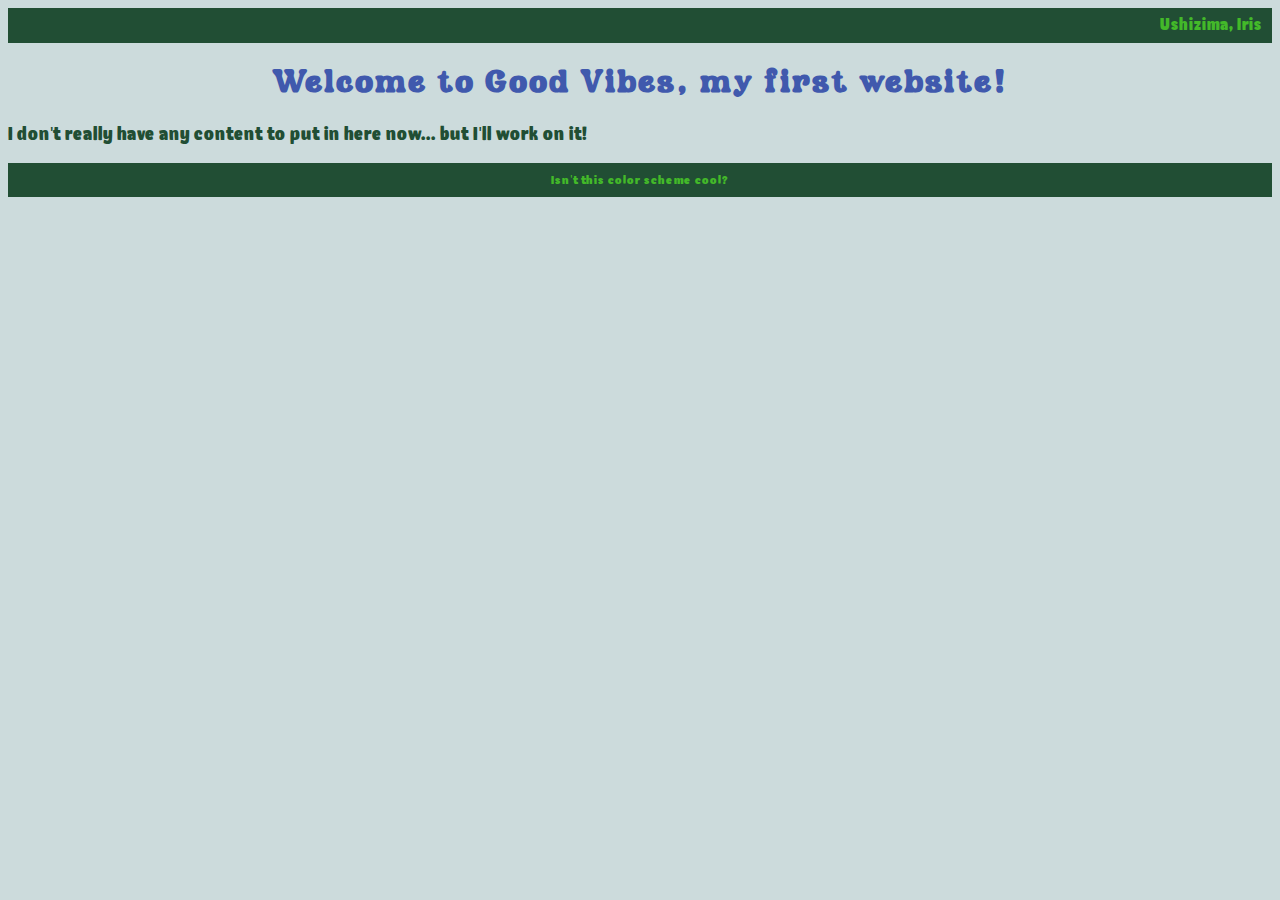
<file: Good-Vibes Practice Site/index.html>
<!DOCTYPE html>
<html lang="en">

<head>
    <meta charset="UTF-8">
    <meta http-equiv="X-UA-Compatible" content="IE=edge">
    <meta name="viewport" content="width=device-width, initial-scale=1.0">
    <title>Good Vibes</title>
    <link href="./resources/css/index.css" type="text/css" rel="stylesheet">
</head>

<body>
    <header> Ushizima, Iris </header>
    <h1> Welcome to Good Vibes, my first website! </h1>
    <p>
        I don't really have any content to put in here now... but I'll work on it!
    </p>
    <footer> Isn't this color scheme cool? </footer>
</body>

</html>
</file>
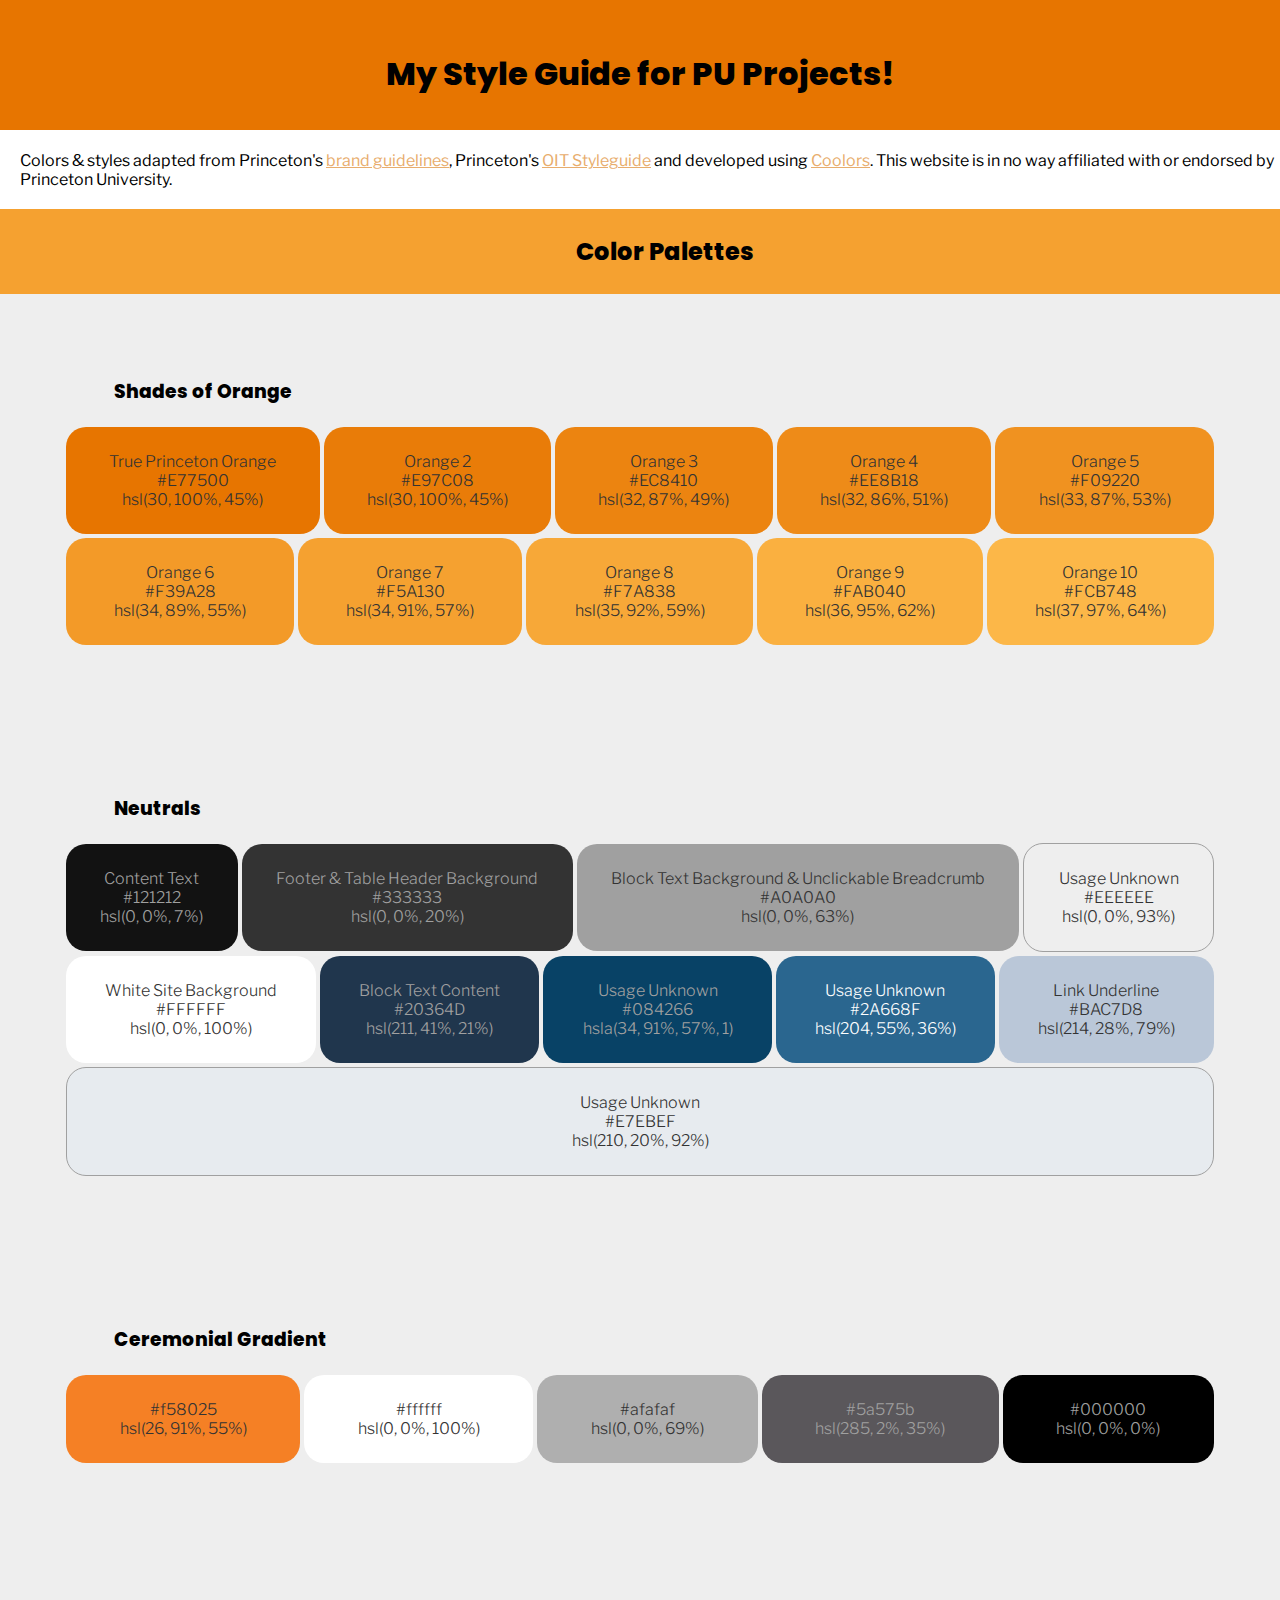
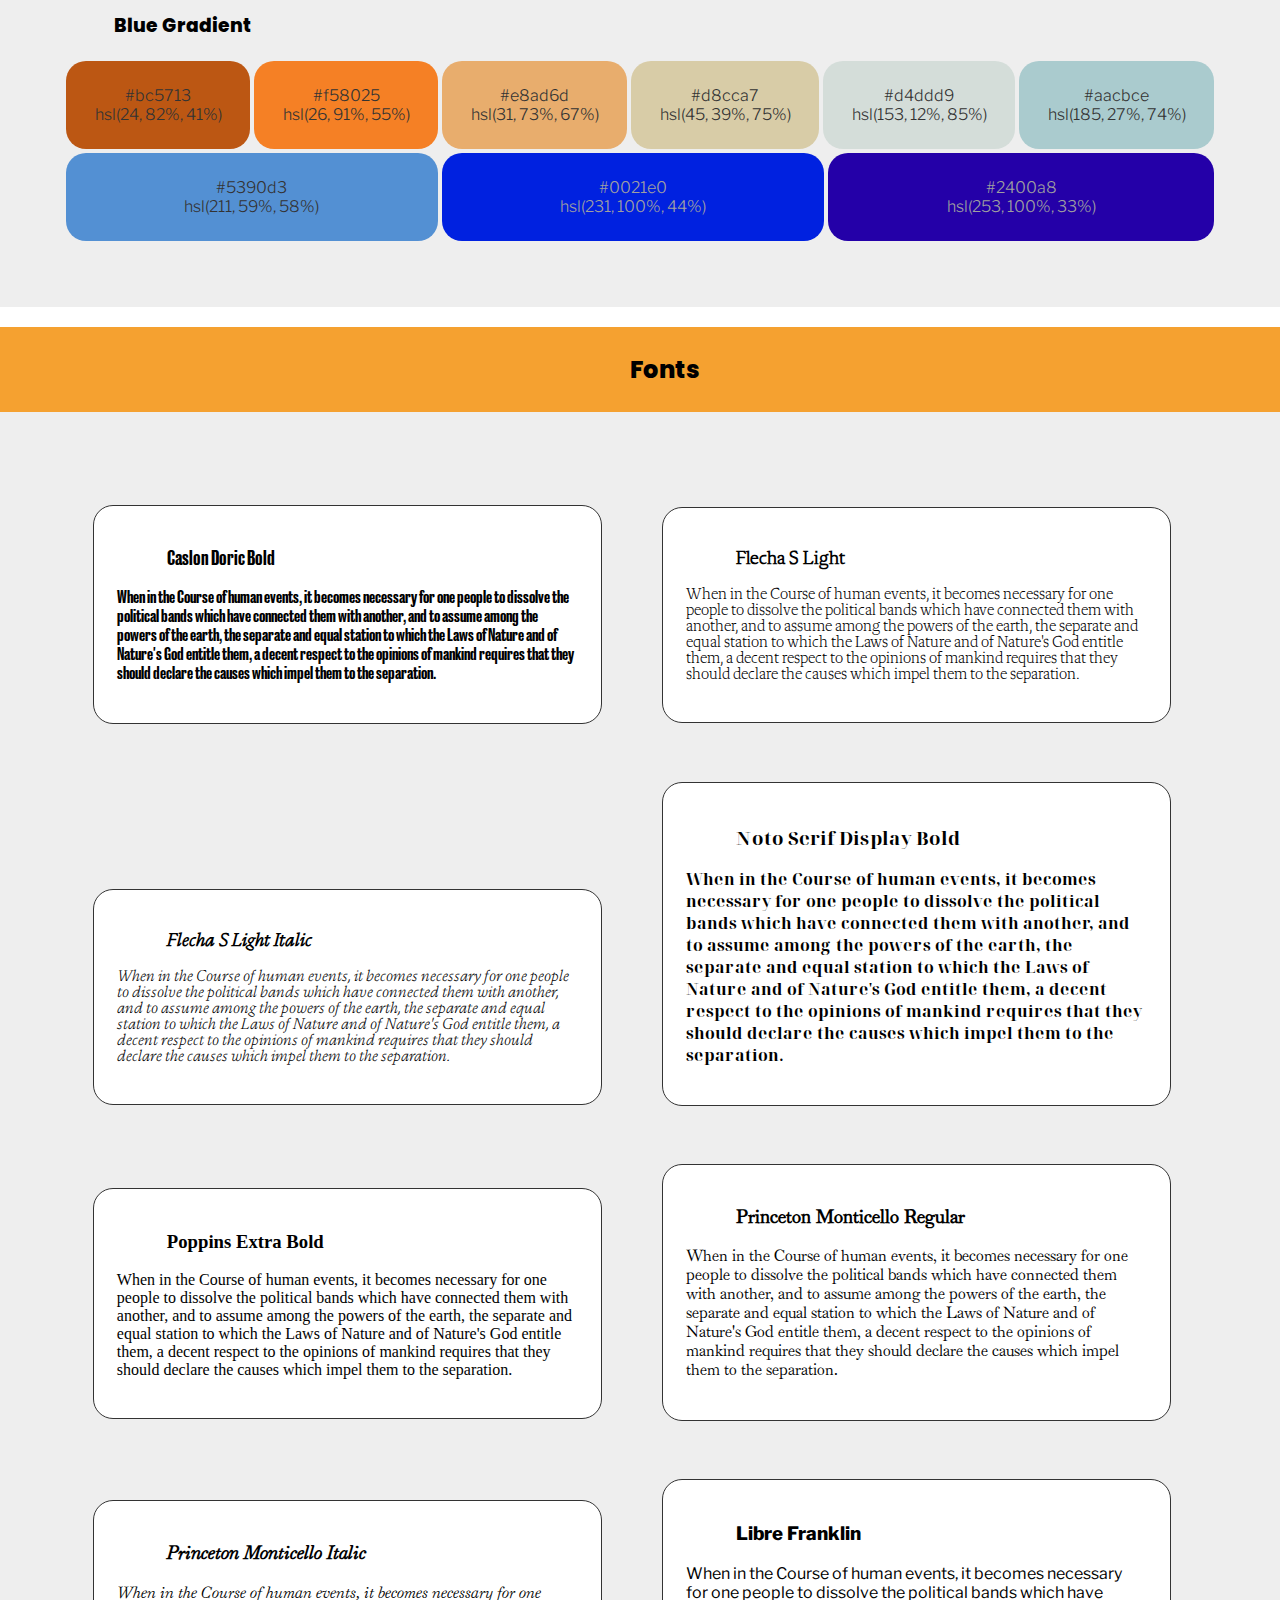
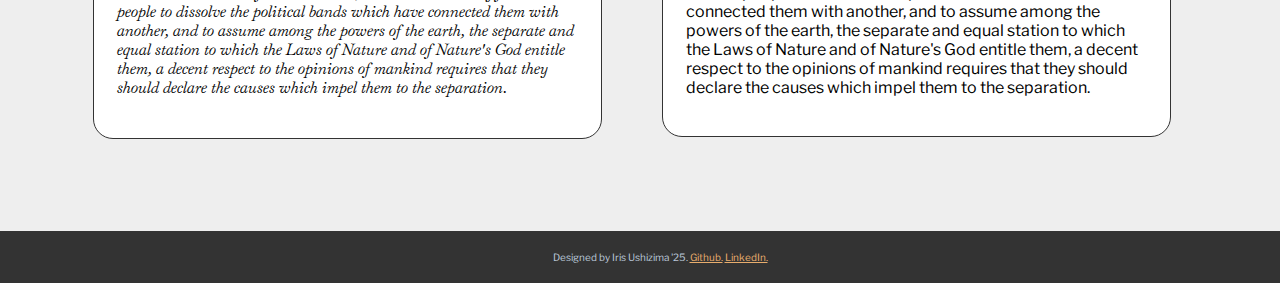
<file: PU Style Guide Practice Site/index.html>
<!DOCTYPE html>
<html lang="en">
<head>
    <meta charset="UTF-8">
    <meta name="viewport" content="width=device-width, initial-scale=1.0">
    <title>Document</title>
    <link href="./resources/fonts.css" type="text/css" rel="stylesheet">
    <link href="./resources/style.css" type="text/css" rel="stylesheet">
</head>
<body>
    
<div class="banner"> <h1> My Style Guide for PU Projects! </h1> </div>

<div class="credits"> 
    <p> Colors & styles adapted from Princeton's <a href="https://communications.princeton.edu/guides-tools/logo-graphic-identity">brand guidelines</a>, Princeton's <a href="https://oitstyleguide.princeton.edu/brand-and-marketing-guidelines/color-palette">OIT Styleguide</a> and developed using <a href="https://coolors.co">Coolors</a>. This website is in no way affiliated with or endorsed by Princeton University. </p>
</div>

<h2> Color Palettes </h2>

<!-- Shades of Orange -->
<div class="section">
    <h3> Shades of Orange </h3>
    <div class="color-palette">
        <p class="color" style="background-color: #E77500;"> True Princeton Orange <br> #E77500 <br> hsl(30, 100%, 45%) </p>
        <p class="color" style="background-color: #E97C08;"> Orange 2 <br> #E97C08 <br> hsl(30, 100%, 45%) </p>
        <p class="color" style="background-color: #EC8410;"> Orange 3 <br> #EC8410 <br> hsl(32, 87%, 49%) </p>
        <p class="color" style="background-color: #EE8B18;"> Orange 4 <br> #EE8B18 <br> hsl(32, 86%, 51%) </p>
        <p class="color" style="background-color: #F09220;"> Orange 5 <br> #F09220 <br> hsl(33, 87%, 53%) </p>
        <p class="color" style="background-color: #F39A28;"> Orange 6 <br> #F39A28 <br> hsl(34, 89%, 55%) </p>
        <p class="color" style="background-color: #F5A130;"> Orange 7 <br> #F5A130 <br> hsl(34, 91%, 57%) </p>
        <p class="color" style="background-color: #F7A838;"> Orange 8 <br> #F7A838 <br> hsl(35, 92%, 59%) </p>
        <p class="color" style="background-color: #FAB040;"> Orange 9 <br> #FAB040 <br> hsl(36, 95%, 62%) </p>
        <p class="color" style="background-color: #FCB748;"> Orange 10 <br> #FCB748 <br> hsl(37, 97%, 64%) </p>
    </div>
</div>

<!-- Neutrals -->
<div class="section">
    <h3> Neutrals </h3>
    <div class="color-palette">
        <p class="color" style="background-color: #121212; color: #A0A0A0;"> Content Text <br> #121212 <br> hsl(0, 0%, 7%) </p>
        <p class="color" style="background-color: #333333; color: #A0A0A0;"> Footer & Table Header Background <br> #333333 <br> hsl(0, 0%, 20%) </p>
        <p class="color" style="background-color: #A0A0A0;"> Block Text Background & Unclickable Breadcrumb <br> #A0A0A0 <br> hsl(0, 0%, 63%) </p>
        <p class="color" style="background-color: #EEEEEE; border: 1px solid #A0A0A0"> Usage Unknown <br> #EEEEEE <br> hsl(0, 0%, 93%) </p>
        <p class="color" style="background-color: #FFFFFF;"> White Site Background <br> #FFFFFF <br> hsl(0, 0%, 100%) </p>
        <p class="color" style="background-color: #20364D; color: #A0A0A0;"> Block Text Content <br> #20364D <br> hsl(211, 41%, 21%) </p>
        <p class="color" style="background-color: #084266; color: #A0A0A0;"> Usage Unknown <br> #084266 <br> hsla(34, 91%, 57%, 1)</p>
        <p class="color" style="background-color: #2A668F; color: #FFFFFF;"> Usage Unknown <br> #2A668F <br> hsl(204, 55%, 36%) </p>
        <p class="color" style="background-color: #BAC7D8;"> Link Underline <br> #BAC7D8 <br> hsl(214, 28%, 79%) </p>
        <p class="color" style="background-color: #E7EBEF; border: 1px solid #A0A0A0;"> Usage Unknown <br> #E7EBEF <br> hsl(210, 20%, 92%) </p>
    </div>
</div>

<!-- Ceremonial Gradient -->
<div class="section">
    <h3> Ceremonial Gradient </h3>
    <div class="color-palette">
        <p class="color" style="background-color: #f58025;"> #f58025 <br> hsl(26, 91%, 55%) </p>
        <p class="color" style="background-color: #ffffff;"> #ffffff <br> hsl(0, 0%, 100%) </p>
        <p class="color" style="background-color: #afafaf;"> #afafaf <br> hsl(0, 0%, 69%) </p>
        <p class="color" style="background-color: #5a575b; color: #A0A0A0;"> #5a575b <br> hsl(285, 2%, 35%) </p>
        <p class="color" style="background-color: #000000; color: #A0A0A0;"> #000000 <br> hsl(0, 0%, 0%) </p>
    </div>
</div>

<!-- Blue Gradient -->
<div class="section">
    <h3> Blue Gradient </h3>
    <div class="color-palette">
        <p class="color" style="background-color: #bc5713;"> #bc5713 <br> hsl(24, 82%, 41%) </p>
        <p class="color" style="background-color: #f58025;"> #f58025 <br> hsl(26, 91%, 55%) </p>
        <p class="color" style="background-color: #e8ad6d;"> #e8ad6d <br> hsl(31, 73%, 67%) </p>
        <p class="color" style="background-color: #d8cca7;"> #d8cca7 <br> hsl(45, 39%, 75%) </p>
        <p class="color" style="background-color: #d4ddd9;"> #d4ddd9 <br> hsl(153, 12%, 85%) </p>
        <p class="color" style="background-color: #aacbce;"> #aacbce <br> hsl(185, 27%, 74%) </p>
        <p class="color" style="background-color: #5390d3;"> #5390d3 <br> hsl(211, 59%, 58%) </p>
        <p class="color" style="background-color: #0021e0; color: #A0A0A0;"> #0021e0 <br> hsl(231, 100%, 44%) </p>
        <p class="color" style="background-color: #2400a8; color: #A0A0A0;"> #2400a8 <br> hsl(253, 100%, 33%) </p>
    </div>
</div>

<!-- Fonts -->
<h2> Fonts </h2>
<div class="section">
    <div class="font-frame">
        <h3 style="font-family: caslon-doric;">Caslon Doric Bold</h3>
        <p style="font-family: caslon-doric;">When in the Course of human events, it becomes necessary for one people to dissolve the political bands which have connected them with another, and to assume among the powers of the earth, the separate and equal station to which the Laws of Nature and of Nature's God entitle them, a decent respect to the opinions of mankind requires that they should declare the causes which impel them to the separation.</p>
    </div>
    <div class="font-frame">
        <h3 style="font-family: 'Flecha S';">Flecha S Light</h3>
        <p style="font-family: 'Flecha S';">When in the Course of human events, it becomes necessary for one people to dissolve the political bands which have connected them with another, and to assume among the powers of the earth, the separate and equal station to which the Laws of Nature and of Nature's God entitle them, a decent respect to the opinions of mankind requires that they should declare the causes which impel them to the separation.</p>
    </div>
    <div class="font-frame">
        <h3 style="font-family: 'Flecha S'; font-style: italic;">Flecha S Light Italic</h3>
        <p style="font-family: 'Flecha S'; font-style: italic;">When in the Course of human events, it becomes necessary for one people to dissolve the political bands which have connected them with another, and to assume among the powers of the earth, the separate and equal station to which the Laws of Nature and of Nature's God entitle them, a decent respect to the opinions of mankind requires that they should declare the causes which impel them to the separation.</p>
    </div>
    <div class="font-frame">
        <h3 style="font-family: 'Noto Serif';">Noto Serif Display Bold</h3>
        <p style="font-family: 'Noto Serif';">When in the Course of human events, it becomes necessary for one people to dissolve the political bands which have connected them with another, and to assume among the powers of the earth, the separate and equal station to which the Laws of Nature and of Nature's God entitle them, a decent respect to the opinions of mankind requires that they should declare the causes which impel them to the separation.</p>
    </div>
    <div class="font-frame">
        <h3 style="font-family: 'Poppins Extra Bold';">Poppins Extra Bold</h3>
        <p style="font-family: 'Poppins Extra Bold';">When in the Course of human events, it becomes necessary for one people to dissolve the political bands which have connected them with another, and to assume among the powers of the earth, the separate and equal station to which the Laws of Nature and of Nature's God entitle them, a decent respect to the opinions of mankind requires that they should declare the causes which impel them to the separation.</p>
    </div>
    <div class="font-frame">
        <h3 style="font-family: 'Princeton Monticello';">Princeton Monticello Regular</h3>
        <p style="font-family: 'Princeton Monticello';">When in the Course of human events, it becomes necessary for one people to dissolve the political bands which have connected them with another, and to assume among the powers of the earth, the separate and equal station to which the Laws of Nature and of Nature's God entitle them, a decent respect to the opinions of mankind requires that they should declare the causes which impel them to the separation.</p>
    </div>
    <div class="font-frame">
        <h3 style="font-family: 'Princeton Monticello'; font-style: italic;">Princeton Monticello Italic</h3>
        <p style="font-family: 'Princeton Monticello'; font-style: italic">When in the Course of human events, it becomes necessary for one people to dissolve the political bands which have connected them with another, and to assume among the powers of the earth, the separate and equal station to which the Laws of Nature and of Nature's God entitle them, a decent respect to the opinions of mankind requires that they should declare the causes which impel them to the separation.</p>
    </div>
    <div class="font-frame">
        <h3 style="font-family: 'Libre Franklin';">Libre Franklin</h3>
        <p style="font-family: 'Libre Franklin';">When in the Course of human events, it becomes necessary for one people to dissolve the political bands which have connected them with another, and to assume among the powers of the earth, the separate and equal station to which the Laws of Nature and of Nature's God entitle them, a decent respect to the opinions of mankind requires that they should declare the causes which impel them to the separation.</p>
    </div>
</div>

<footer>
    Designed by Iris Ushizima '25. 
    <a href="https://github.com/ushizimasabino">Github.</a> 
    <a href="https://www.linkedin.com/in/ushizima-sabino/">LinkedIn.</a>
</footer>

</body>
</html>
</file>
<file: Good-Vibes Practice Site/resources/css/index.css>
* {
    font-family: 'Rustic Shine', 'Segoe UI', Tahoma, Geneva, Verdana, sans-serif;
    background-color: #CCDBDC;
    text-align: center;
}

@font-face {
    font-family: 'Mantana';
    src: url('./font/MantanaRegular-BWgVG.otf') format('opentype');
}
@font-face {
    font-family: 'Margin';
    src: url('./font/MarginDemo-7B6ZE.otf') format('opentype');
}
@font-face {
    font-family: 'Rustic Shine';
    src: url('./font/RusticShine-EalOz.ttf') format('truetype');
}

h1 {
    color: #4059AD;
    font-family: 'Mantana';
    letter-spacing: 2px;
}

header {
    color: #43B929;
    background-color: #214E34;
    text-align: right;
    padding: 10px;
}

p {
    color: #214E34;
    font-size: 18px;
    text-align: justify;
}

footer {
    background-color: #214E34;
    color: #43B929;
    font-size: 12px;
    padding: 10px;
}

a {
    color: #E4572E;
}
</file>
<file: PU Style Guide Practice Site/resources/fonts.css>
/* Caslon Doric */
@font-face {
    font-family: "caslon-doric";
    src: url('./fonts/Core/Caslon\ Doric/CaslonDoricCondensed-Bold.otf') format('opentype');
    font-weight: normal;
    font-style: normal;
}

/* Flecha S */
@font-face {
    font-family: "Flecha S";
    src: url('./fonts/Core/Flecha\ S/FlechaS-Light.otf') format('opentype');
    font-weight: normal;
    font-style: normal;
}
@font-face {
    font-family: "Flecha S";
    src: url('./fonts/Core/Flecha\ S/FlechaS-LightItalic.otf') format('opentype');
    font-weight: normal;
    font-style: italic;
}

/* Libre Franklin */
@font-face {
    font-family: "Libre Franklin";
    src: url('./fonts/Core/Libre\ Franklin/LibreFranklin-ExtraBold.ttf') format('truetype');
    font-weight: 800;
    font-style: normal;
}
@font-face {
    font-family: "Libre Franklin";
    src: url('./fonts/Core/Libre\ Franklin/LibreFranklin-ExtraBoldItalic.ttf') format('truetype');
    font-weight: 800;
    font-style: italic;
}
@font-face {
    font-family: "Libre Franklin";
    src: url('./fonts/Core/Libre\ Franklin/LibreFranklin-Italic.ttf') format('truetype');
    font-weight: normal;
    font-style: italic;
}
@font-face {
    font-family: "Libre Franklin";
    src: url('./fonts/Core/Libre\ Franklin/LibreFranklin-Light.ttf') format('truetype');
    font-weight: 300;
    font-style: normal;
}
@font-face {
    font-family: "Libre Franklin";
    src: url('./fonts/Core/Libre\ Franklin/LibreFranklin-LightItalic.ttf') format('truetype');
    font-weight: 300;
    font-style: italic;
}
@font-face {
    font-family: "Libre Franklin";
    src: url('./fonts/Core/Libre\ Franklin/LibreFranklin-Medium.ttf') format('truetype');
    font-weight: 500;
    font-style: normal;
}
@font-face {
    font-family: "Libre Franklin";
    src: url('./fonts/Core/Libre\ Franklin/LibreFranklin-MediumItalic.ttf') format('truetype');
    font-weight: 500;
    font-style: italic;
}
@font-face {
    font-family: "Libre Franklin";
    src: url('./fonts/Core/Libre\ Franklin/LibreFranklin-Regular.ttf') format('truetype');
    font-weight: normal;
    font-style: normal;
}
@font-face {
    font-family: "Libre Franklin";
    src: url('./fonts/Core/Libre\ Franklin/LibreFranklin-SemiBold.ttf') format('truetype');
    font-weight: 600;
    font-style: normal;
}
@font-face {
    font-family: "Libre Franklin";
    src: url('./fonts/Core/Libre\ Franklin/LibreFranklin-SemiBoldItalic.ttf') format('truetype');
    font-weight: 600;
    font-style: italic;
}

/* Princeton Monticello */
@font-face {
    font-family: "Princeton Monticello";
    src: url('./fonts/Core/Princeton\ Monticello\ Display/PrincetonMonticelloDisplay-Italic.otf') format('opentype');
    font-weight: normal;
    font-style: italic;
}
@font-face {
    font-family: "Princeton Monticello";
    src: url('./fonts/Core/Princeton\ Monticello\ Display/PrincetonMonticelloDisplay-Regular.otf') format('opentype');
    font-weight: normal;
    font-style: normal;
}

/* Noto Serif */
@font-face {
    font-family: "Noto Serif";
    src: url('./fonts/Core+/Noto\ Serif\ Display/NotoSerifDisplay-Bold.ttf') format('truetype');
    font-weight: normal;
    font-style: normal;
}

/* Poppins */
@font-face {
    font-family: "Poppins";
    src: url('./fonts/Core+/Poppins/Poppins-ExtraBold.ttf') format('truetype');
    font-weight: normal;
    font-style: normal;
}
</file>
<file: PU Style Guide Practice Site/resources/style.css>
* {
    font-family: 'Libre Franklin', 'Gill Sans', 'Gill Sans MT', Calibri, 'Trebuchet MS', sans-serif;
}

body {
    width: 100%;
    height: 100%;
    margin: 0;
}

h1 {
    font-family: 'Poppins';
    text-align: center;
    min-height: 80px;
    background-color: #E77500;
    padding-top: 50px;
    margin-top: 0;
}

.color-palette {
    display: flex;
    align-items: center;
    flex-wrap: wrap;
}

.color {
    vertical-align: middle;
    text-align: center;
    min-width: 80px;
    margin: 2px;
    padding: 25px;
    border-radius: 20px;
    color: #333333;
    font-weight: 200;
    flex-grow: 1;
}

h3 {
    font-family: 'Poppins';
    width: 100%;
    padding-left: 50px;
}

.credits {
    padding-left: 20px;
}

h2 {
    font-family: 'Poppins';
    text-align: center;
    background-color: #f5a130;
    width: 100%;
    padding: 25px;
    margin-bottom: 0;
}

.section {  
    background-color: #EEEEEE;
    padding: 5%;
    margin: 0;
}

.font-frame {
    display: inline-block;
    padding: 2%;
    width: 40%;
    min-width: 200px;
    border: 1px solid #333333;
    margin: 2.5%;
    border-radius: 20px;
    background-color: #FFFFFF;
}

footer {
    padding: 20px;
    font-size: 10px;
    text-align: center;
    color: #BAC7D8;
    background-color: #333333;
    width: 100%;
    position: absolute;
}

a {
    color: #e8ad6d;
}
a:hover {
    cursor: pointer;
    color: #f58025;
}
a:active {
    color: #bc5713;
}
</file>
